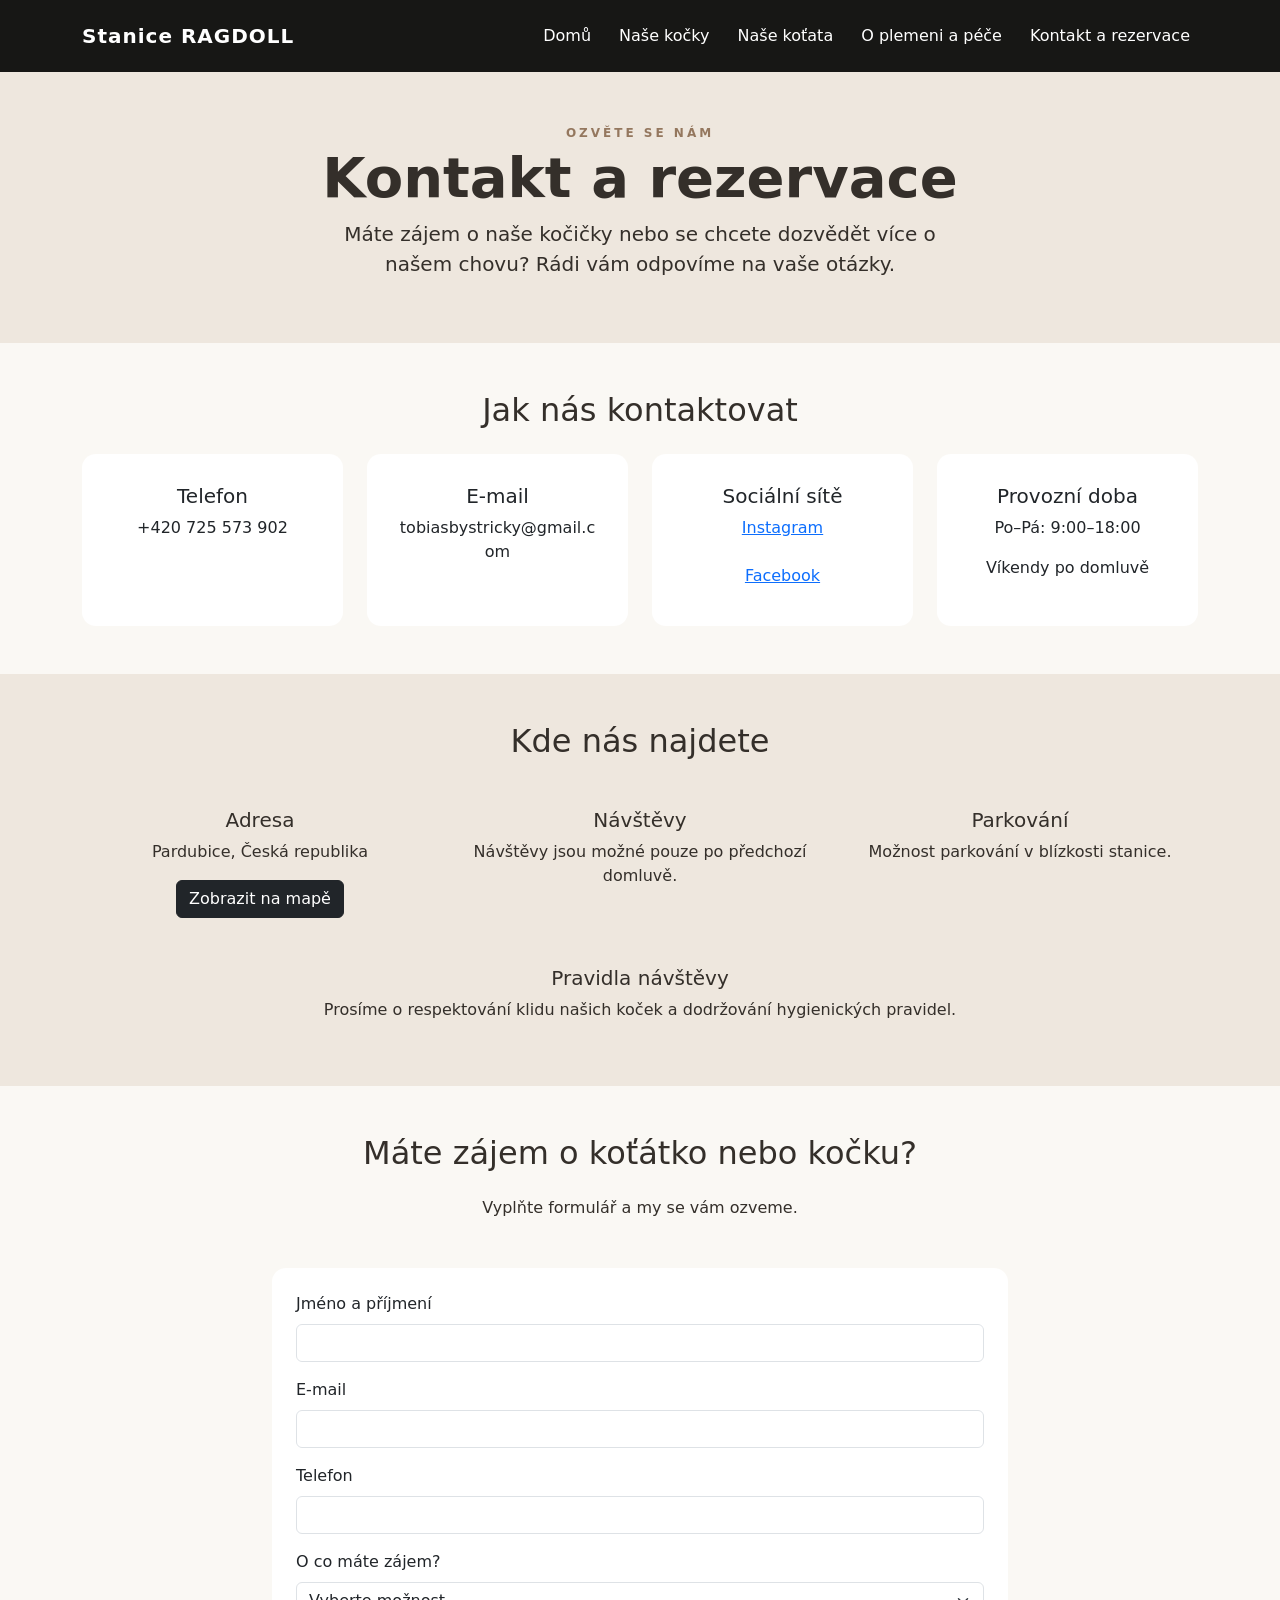
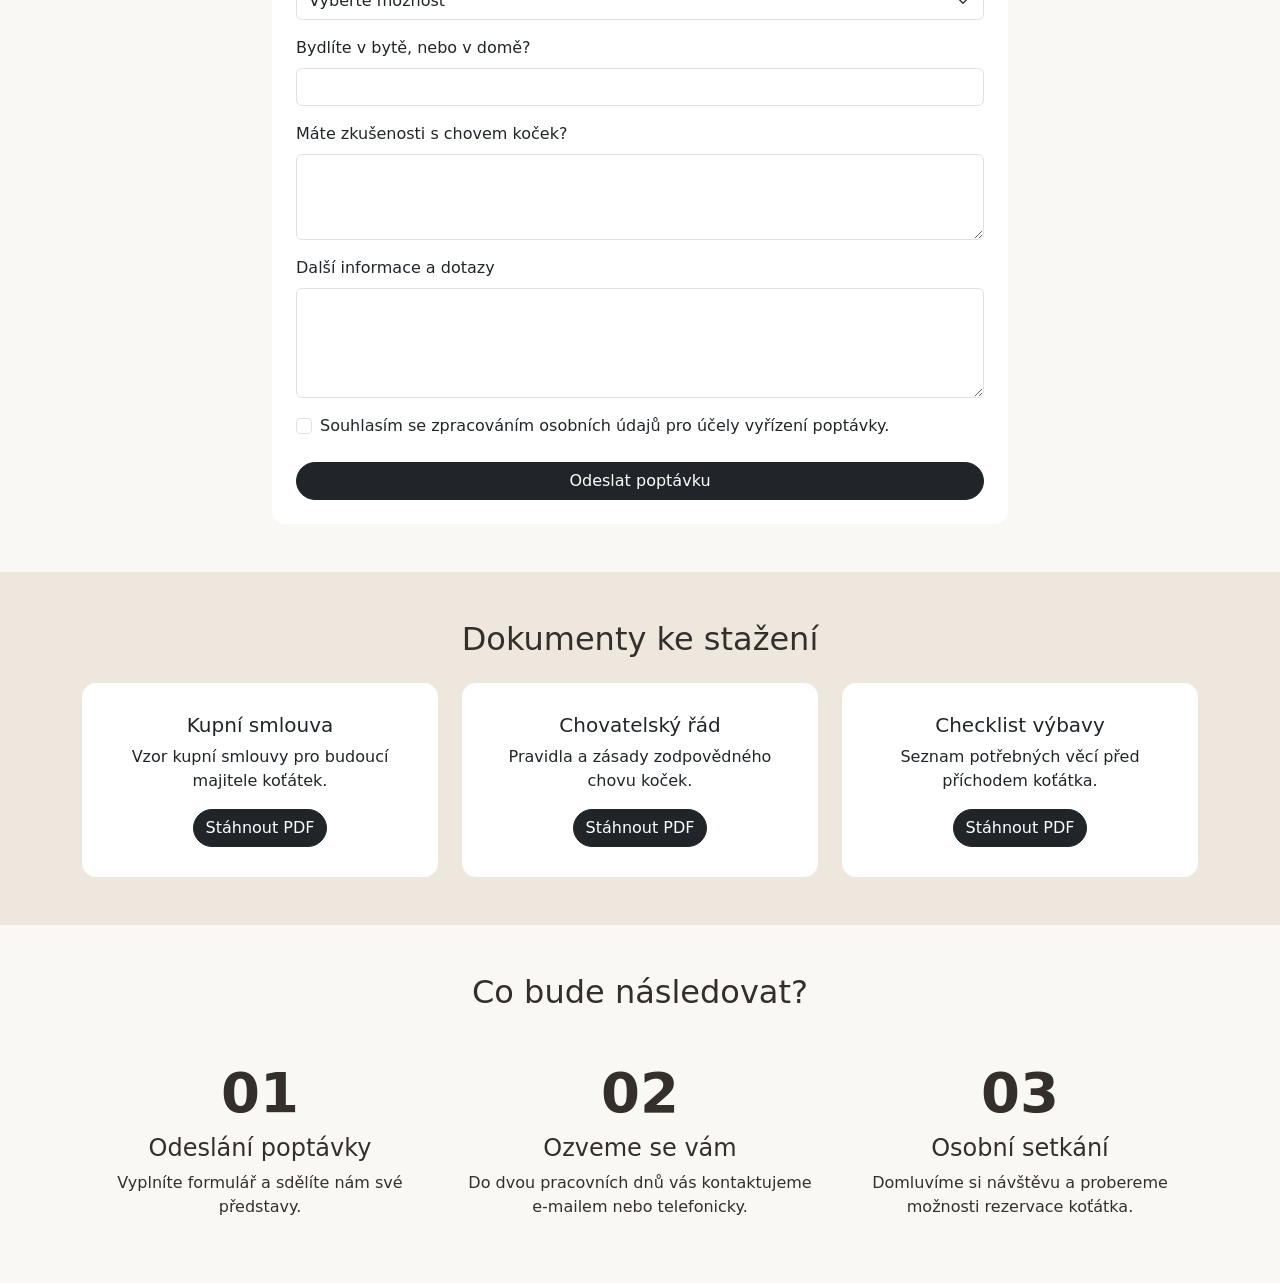
<file: kontakt.html>
<!DOCTYPE html>
<html lang="cs">

<head>
    <meta charset="UTF-8">
    <meta name="viewport" content="width=device-width, initial-scale=1.0">
    <title>Kontakt a rezervace | Stanice RAGDOLL</title>
    <link href="https://cdn.jsdelivr.net/npm/bootstrap@5.3.3/dist/css/bootstrap.min.css" rel="stylesheet">
    <link rel="stylesheet" href="style.css">
</head>

<body>

    <nav class="navbar navbar-expand-lg navbar-dark py-3">
        <div class="container">
            <a class="navbar-brand" href="#uvod">Stanice RAGDOLL</a>
            <button class="navbar-toggler" type="button" data-bs-toggle="collapse" data-bs-target="#menu">
                <span class="navbar-toggler-icon"></span>
            </button>

            <div class="collapse navbar-collapse" id="menu">
                <ul class="navbar-nav ms-auto">
                    <li class="nav-item">
                        <a class="nav-link" href="index.html">Domů</a>
                    </li>
                    <li class="nav-item">
                        <a class="nav-link" href="kocky.html">Naše kočky</a>
                    </li>
                    <li class="nav-item">
                        <a class="nav-link" href="kotata.html">Naše koťata</a>
                    </li>
                    <li class="nav-item">
                        <a class="nav-link" href="pece.html">O plemeni a péče</a>
                    </li>
                    <li class="nav-item">
                        <a class="nav-link" href="kontakt.html">Kontakt a rezervace</a>
                    </li>
                </ul>
            </div>
        </div>
    </nav>
    <main>
    <section class="uvod py-5" id="uvod">
        <div class="container text-center">
            <span class="popisek">OZVĚTE SE NÁM</span>

            <h1 class="display-4 fw-bold">Kontakt a rezervace</h1>

            <p class="lead">
                Máte zájem o naše kočičky nebo se chcete
                dozvědět více o našem chovu?
                Rádi vám odpovíme na vaše otázky.
            </p>
        </div>
    </section>
    <section class="container py-5" id="kontakty">
    <h2 class="text-center mb-4">Jak nás kontaktovat</h2>

    <div class="row g-4">
        <div class="col-12 col-md-6 col-lg-3">
            <div class="card kocka h-100 text-center">
                <div class="card-body">
                    <h3 class="h5">Telefon</h3>
                    <p>+420 725 573 902</p>
                </div>
            </div>
        </div>

        <div class="col-12 col-md-6 col-lg-3">
            <div class="card kocka h-100 text-center">
                <div class="card-body">
                    <h3 class="h5">E-mail</h3>
                    <p>tobiasbystricky@gmail.com</p>
                </div>
            </div>
        </div>

        <div class="col-12 col-md-6 col-lg-3">
            <div class="card kocka h-100 text-center">
                <div class="card-body">
                    <h3 class="h5">Sociální sítě</h3>
                    <a href="https://www.instagram.com/_tobi_official_01/" target="_blank">Instagram</a><br>
                    <br>
                    <a href="https://www.facebook.com/me/" target="_blank">Facebook</a>
                </div>
            </div>
        </div>

        <div class="col-12 col-md-6 col-lg-3">
            <div class="card kocka h-100 text-center">
                <div class="card-body">
                    <h3 class="h5">Provozní doba</h3>
                    <p>Po–Pá: 9:00–18:00</p>
                    <p>Víkendy po domluvě</p>
                </div>
            </div>
        </div>
    </div>
</section>
<section class="uvod py-5" id="adresa">
    <div class="container text-center">
        <h2 class="mb-5">Kde nás najdete</h2>

        <div class="row g-4">
            <div class="col-12 col-md-4">
                <h3 class="h5">Adresa</h3>
                <p>Pardubice, Česká republika</p>
                <a href="https://www.google.com/maps?q=Pardubice" target="_blank" rel="noopener noreferrer" class="btn btn-dark">
                    Zobrazit na mapě
                </a>
            </div>

            <div class="col-12 col-md-4">
                <h3 class="h5">Návštěvy</h3>
                <p>Návštěvy jsou možné pouze po předchozí domluvě.</p>
            </div>

            <div class="col-12 col-md-4">
                <h3 class="h5">Parkování</h3>
                <p>Možnost parkování v blízkosti stanice.</p>
            </div>
        </div>

        <h3 class="h5 mt-5">Pravidla návštěvy</h3>
        <p>Prosíme o respektování klidu našich koček a dodržování hygienických pravidel.</p>
    </div>
</section>
<section class="container py-5" id="rezervace">
    <h2 class="text-center mb-4">Máte zájem o koťátko nebo kočku?</h2>
    <p class="text-center mb-5">
        Vyplňte formulář a my se vám ozveme.
    </p>

    <div class="row justify-content-center">
        <div class="col-12 col-lg-8">
            <form class="card kocka p-4">
                <div class="mb-3">
                    <label for="jmeno" class="form-label">Jméno a příjmení</label>
                    <input type="text" class="form-control" id="jmeno" required>
                </div>

                <div class="mb-3">
                    <label for="email" class="form-label">E-mail</label>
                    <input type="email" class="form-control" id="email" required>
                </div>

                <div class="mb-3">
                    <label for="telefon" class="form-label">Telefon</label>
                    <input type="tel" class="form-control" id="telefon">
                </div>

                <div class="mb-3">
                    <label for="zajem" class="form-label">O co máte zájem?</label>
                    <select class="form-select" id="zajem" required>
                        <option value="">Vyberte možnost</option>
                        <option>Dostupné koťátko</option>
                        <option>Plánovaný vrh</option>
                        <option>Další informace</option>
                    </select>
                </div>

                <div class="mb-3">
                    <label for="bydleni" class="form-label">Bydlíte v bytě, nebo v domě?</label>
                    <input type="text" class="form-control" id="bydleni">
                </div>

                <div class="mb-3">
                    <label for="zkusenosti" class="form-label">Máte zkušenosti s chovem koček?</label>
                    <textarea class="form-control" id="zkusenosti" rows="3"></textarea>
                </div>

                <div class="mb-3">
                    <label for="zprava" class="form-label">Další informace a dotazy</label>
                    <textarea class="form-control" id="zprava" rows="4"></textarea>
                </div>

                <div class="form-check mb-4">
                    <input type="checkbox" class="form-check-input" id="gdpr" required>
                    <label class="form-check-label" for="gdpr">
                        Souhlasím se zpracováním osobních údajů pro účely vyřízení poptávky.
                    </label>
                </div>

                <button type="submit" class="btn btn-dark w-100">
                    Odeslat poptávku
                </button>
            </form>
        </div>
    </div>
</section>
<section class="uvod py-5" id="dokumenty">
    <div class="container">
        <h2 class="text-center mb-4">Dokumenty ke stažení</h2>

        <div class="row g-4">
            <div class="col-12 col-md-4">
                <div class="card kocka h-100 text-center">
                    <div class="card-body">
                        <h3 class="h5">Kupní smlouva</h3>
                        <p>Vzor kupní smlouvy pro budoucí majitele koťátek.</p>
                        <a href="kupni-smlouva.pdf" class="btn btn-dark" download>
                            Stáhnout PDF
                        </a>
                    </div>
                </div>
            </div>

            <div class="col-12 col-md-4">
                <div class="card kocka h-100 text-center">
                    <div class="card-body">
                        <h3 class="h5">Chovatelský řád</h3>
                        <p>Pravidla a zásady zodpovědného chovu koček.</p>
                        <a href="chovatelsky-rad.pdf" class="btn btn-dark" download>
                            Stáhnout PDF
                        </a>
                    </div>
                </div>
            </div>

            <div class="col-12 col-md-4">
                <div class="card kocka h-100 text-center">
                    <div class="card-body">
                        <h3 class="h5">Checklist výbavy</h3>
                        <p>Seznam potřebných věcí před příchodem koťátka.</p>
                        <a href="checklist.pdf" class="btn btn-dark" download>
                            Stáhnout PDF
                        </a>
                    </div>
                </div>
            </div>
        </div>
    </div>
</section>
<section class="container py-5" id="postup">
    <h2 class="text-center mb-5">Co bude následovat?</h2>

    <div class="row g-4 text-center">
        <div class="col-12 col-md-4">
            <h3 class="display-4 fw-bold">01</h3>
            <h4>Odeslání poptávky</h4>
            <p>Vyplníte formulář a sdělíte nám své představy.</p>
        </div>

        <div class="col-12 col-md-4">
            <h3 class="display-4 fw-bold">02</h3>
            <h4>Ozveme se vám</h4>
            <p>Do dvou pracovních dnů vás kontaktujeme e-mailem nebo telefonicky.</p>
        </div>

        <div class="col-12 col-md-4">
            <h3 class="display-4 fw-bold">03</h3>
            <h4>Osobní setkání</h4>
            <p>Domluvíme si návštěvu a probereme možnosti rezervace koťátka.</p>
        </div>
    </div>
</section>
</main>
    <script src="https://cdn.jsdelivr.net/npm/bootstrap@5.3.3/dist/js/bootstrap.bundle.min.js"></script>
</body>

</html>
</file>
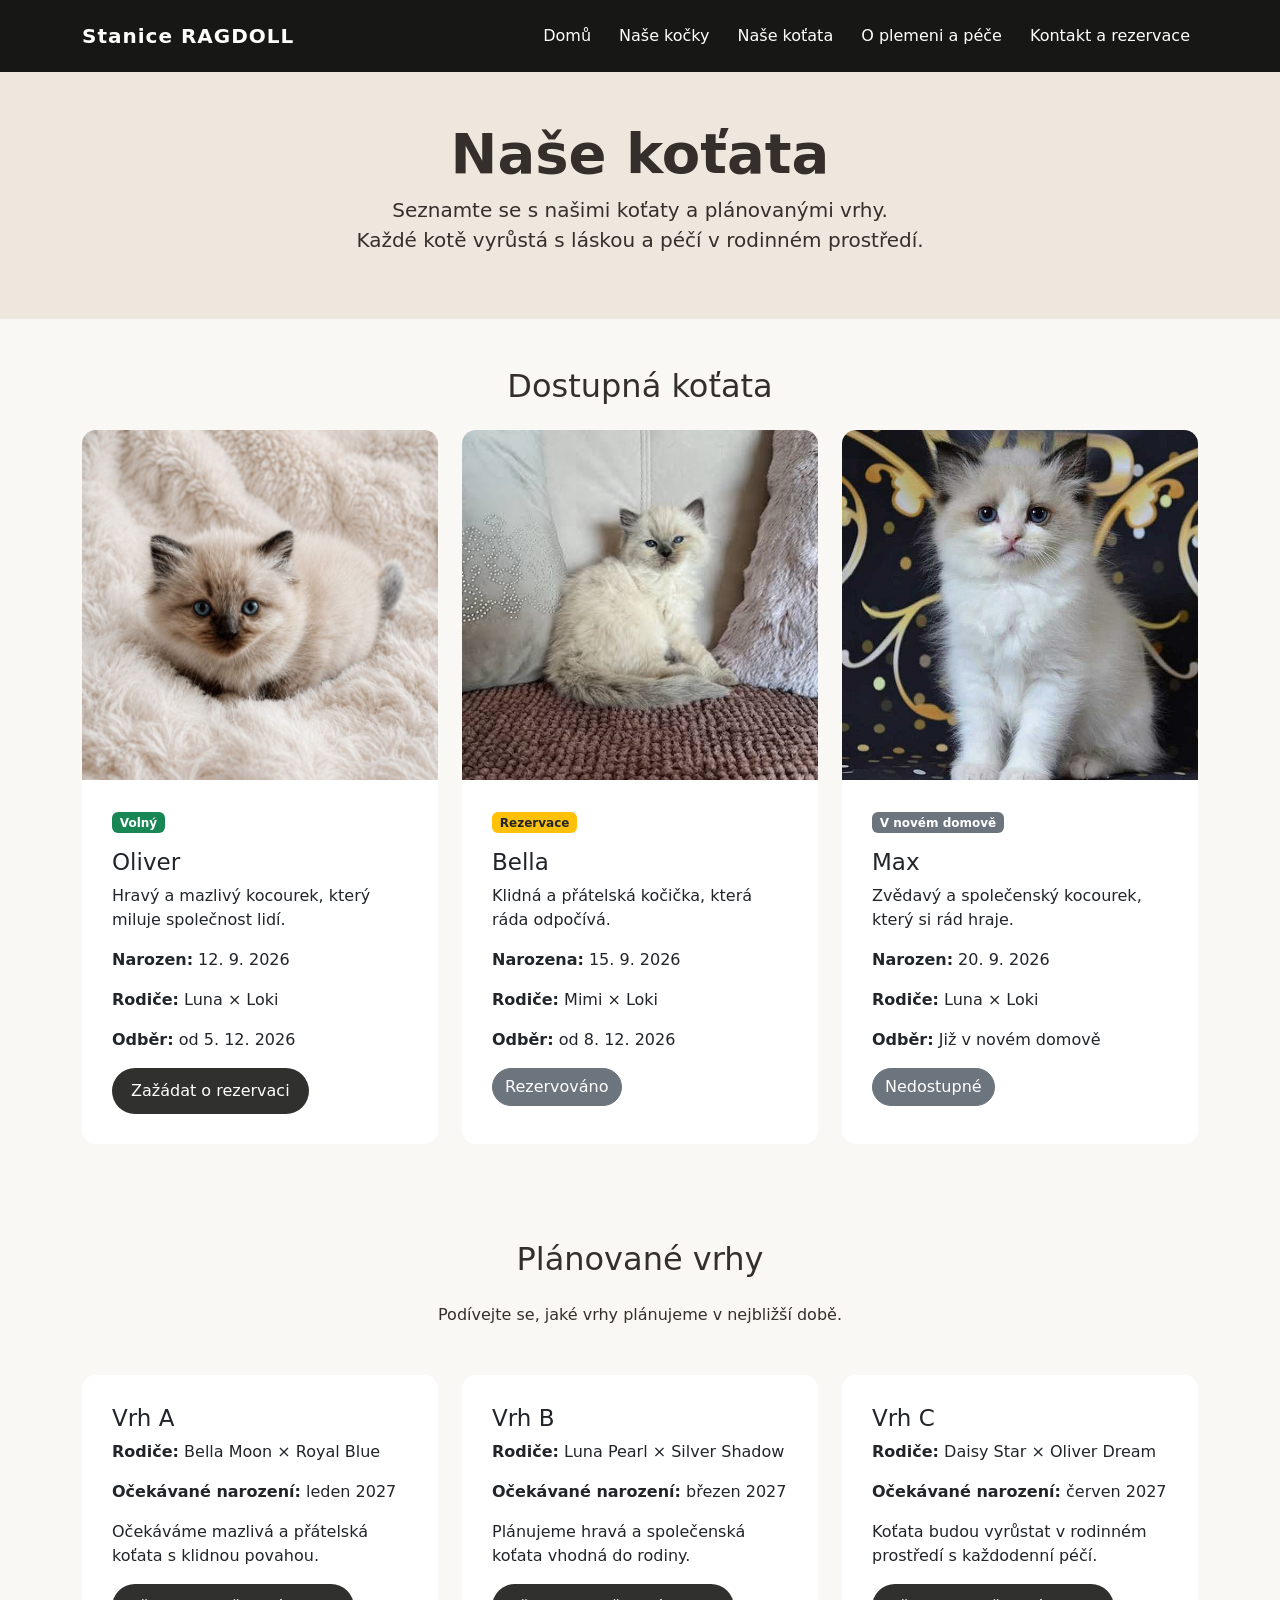
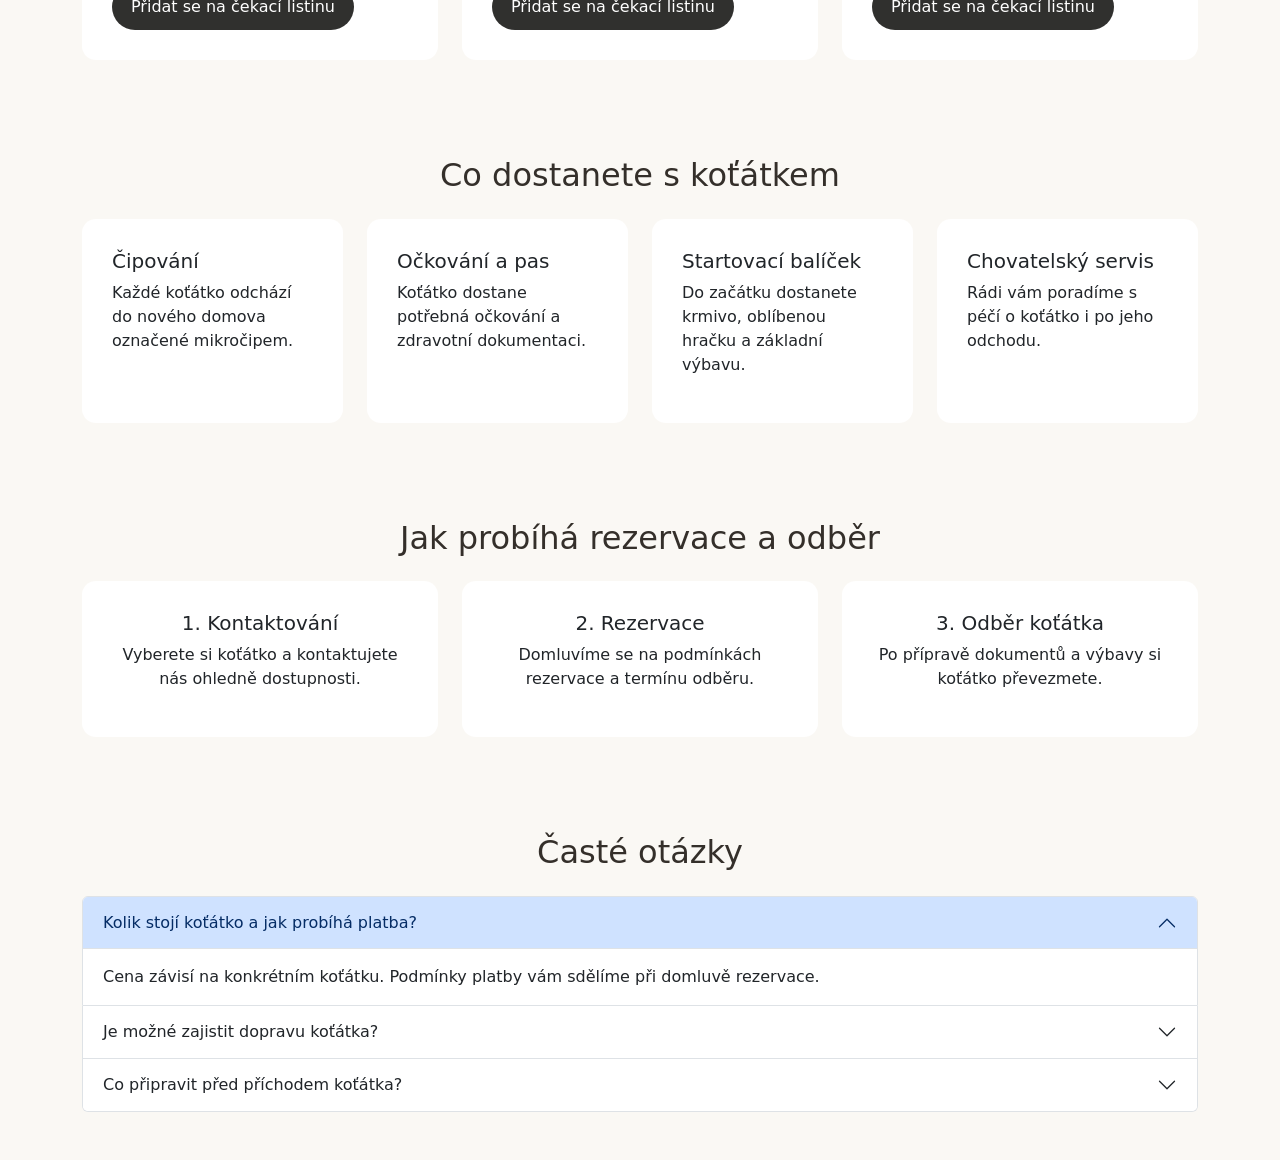
<file: kotata.html>
<!DOCTYPE html>
<html lang="cs">
<head>
    <meta charset="UTF-8">
    <meta name="viewport" content="width=device-width, initial-scale=1.0">
    <title>Koťata | Stanice RAGDOLL</title>
    <link href="https://cdn.jsdelivr.net/npm/bootstrap@5.3.3/dist/css/bootstrap.min.css" rel="stylesheet">
    <link rel="stylesheet" href="style.css">
</head>
<body>

<nav class="navbar navbar-expand-lg navbar-dark py-3">
    <div class="container">

        <a class="navbar-brand" href="index.html">
            Stanice RAGDOLL
        </a>

        <button class="navbar-toggler" type="button"
            data-bs-toggle="collapse" data-bs-target="#menu">
            <span class="navbar-toggler-icon"></span>
        </button>

        <div class="collapse navbar-collapse" id="menu">
            <ul class="navbar-nav ms-auto">

                <li class="nav-item">
                    <a class="nav-link" href="index.html">Domů</a>
                </li>

                <li class="nav-item">
                    <a class="nav-link" href="kocky.html">Naše kočky</a>
                </li>

                <li class="nav-item">
                    <a class="nav-link" href="kotata.html">Naše koťata</a>
                </li>

                <li class="nav-item">
                    <a class="nav-link" href="pece.html">O plemeni a péče</a>
                </li>

                <li class="nav-item">
                    <a class="nav-link" href="kontakt.html">Kontakt a rezervace</a>
                </li>

            </ul>
        </div>
    </div>
</nav>

<main>
    <section class="uvod py-5">
        <div class="container text-center">
            <h1 class="display-4 fw-bold">Naše koťata</h1>
           <p class="lead">Seznamte se s našimi koťaty a plánovanými vrhy.<br>
             Každé kotě vyrůstá s láskou a péčí v rodinném prostředí.</p>
        </div>
    </section>
    <section class="container py-5" id="dostupna-kotata">
    <h2 class="text-center mb-4">Dostupná koťata</h2>
<div class="row g-4">
   <div class="col-12 col-md-4">
    <div class="card kocka h-100">
        <img src="oliver.jpg" class="card-img-top" alt="Oliver">
        <div class="card-body">
            <span class="badge bg-success mb-3">Volný</span>
            <h3 class="card-title">Oliver</h3>
            <p>Hravý a mazlivý kocourek, který miluje společnost lidí.</p>
            <p><strong>Narozen:</strong> 12. 9. 2026</p>
            <p><strong>Rodiče:</strong> Luna × Loki</p>
            <p><strong>Odběr:</strong> od 5. 12. 2026</p>
            <a href="kontakt.html" class="btn btn-rodokmen">Zažádat o rezervaci</a>
        </div>
    </div>
</div>

<div class="col-12 col-md-4">
    <div class="card kocka h-100">
        <img src="bella.jpg" class="card-img-top" alt="Bella">
        <div class="card-body">
            <span class="badge bg-warning text-dark mb-3">Rezervace</span>
            <h3 class="card-title">Bella</h3>
            <p>Klidná a přátelská kočička, která ráda odpočívá.</p>
            <p><strong>Narozena:</strong> 15. 9. 2026</p>
            <p><strong>Rodiče:</strong> Mimi × Loki</p>
            <p><strong>Odběr:</strong> od 8. 12. 2026</p>
            <a href="kontakt.html" class="btn btn-secondary" disabled>Rezervováno</a>
        </div>
    </div>
</div>

<div class="col-12 col-md-4">
    <div class="card kocka h-100">
        <img src="max.jpg" class="card-img-top" alt="Max">
        <div class="card-body">
            <span class="badge bg-secondary mb-3">V novém domově</span>
            <h3 class="card-title">Max</h3>
            <p>Zvědavý a společenský kocourek, který si rád hraje.</p>
            <p><strong>Narozen:</strong> 20. 9. 2026</p>
            <p><strong>Rodiče:</strong> Luna × Loki</p>
            <p><strong>Odběr:</strong> Již v novém domově</p>
            <a href="kontakt.html" class="btn btn-secondary" disabled>Nedostupné</a>
        </div>
    </div>
</div>
</section>
<section class="container py-5" id="planovane-vrhy">
    <h2 class="text-center mb-4">Plánované vrhy</h2>
    <p class="text-center mb-5">Podívejte se, jaké vrhy plánujeme v nejbližší době.</p>

    <div class="row g-4">
<div class="col-12 col-md-4">
    <div class="card kocka h-100">
        <div class="card-body">
            <h3 class="card-title">Vrh A</h3>
            <p><strong>Rodiče:</strong> Bella Moon × Royal Blue</p>
            <p><strong>Očekávané narození:</strong> leden 2027</p>
            <p>Očekáváme mazlivá a přátelská koťata s klidnou povahou.</p>
            <a href="kontakt.html" class="btn btn-rodokmen">Přidat se na čekací listinu</a>
        </div>
    </div>
</div>
<div class="col-12 col-md-4">
    <div class="card kocka h-100">
        <div class="card-body">
            <h3 class="card-title">Vrh B</h3>
            <p><strong>Rodiče:</strong> Luna Pearl × Silver Shadow</p>
            <p><strong>Očekávané narození:</strong> březen 2027</p>
            <p>Plánujeme hravá a společenská koťata vhodná do rodiny.</p>
            <a href="kontakt.html" class="btn btn-rodokmen">Přidat se na čekací listinu</a>
        </div>
    </div>
</div>

<div class="col-12 col-md-4">
    <div class="card kocka h-100">
        <div class="card-body">
            <h3 class="card-title">Vrh C</h3>
            <p><strong>Rodiče:</strong> Daisy Star × Oliver Dream</p>
            <p><strong>Očekávané narození:</strong> červen 2027</p>
            <p>Koťata budou vyrůstat v rodinném prostředí s každodenní péčí.</p>
            <a href="kontakt.html" class="btn btn-rodokmen">Přidat se na čekací listinu</a>
        </div>
    </div>
</div>
    </div>
</section>
<section class="container py-5" id="vybava">
    <h2 class="text-center mb-4">Co dostanete s koťátkem</h2>

    <div class="row g-4">
        <div class="col-12 col-md-6 col-lg-3">
            <div class="card kocka h-100">
                <div class="card-body">
                    <h3 class="h5">Čipování</h3>
                    <p>Každé koťátko odchází do nového domova označené mikročipem.</p>
                </div>
            </div>
        </div>

        <div class="col-12 col-md-6 col-lg-3">
            <div class="card kocka h-100">
                <div class="card-body">
                    <h3 class="h5">Očkování a pas</h3>
                    <p>Koťátko dostane potřebná očkování a zdravotní dokumentaci.</p>
                </div>
            </div>
        </div>

        <div class="col-12 col-md-6 col-lg-3">
            <div class="card kocka h-100">
                <div class="card-body">
                    <h3 class="h5">Startovací balíček</h3>
                    <p>Do začátku dostanete krmivo, oblíbenou hračku a základní výbavu.</p>
                </div>
            </div>
        </div>

        <div class="col-12 col-md-6 col-lg-3">
            <div class="card kocka h-100">
                <div class="card-body">
                    <h3 class="h5">Chovatelský servis</h3>
                    <p>Rádi vám poradíme s péčí o koťátko i po jeho odchodu.</p>
                </div>
            </div>
        </div>
    </div>
</section>
<section class="container py-5" id="rezervace">
    <h2 class="text-center mb-4">Jak probíhá rezervace a odběr</h2>

    <div class="row g-4 text-center">
        <div class="col-12 col-md-4">
            <div class="card kocka h-100">
                <div class="card-body">
                    <h3 class="h5">1. Kontaktování</h3>
                    <p>Vyberete si koťátko a kontaktujete nás ohledně dostupnosti.</p>
                </div>
            </div>
        </div>

        <div class="col-12 col-md-4">
            <div class="card kocka h-100">
                <div class="card-body">
                    <h3 class="h5">2. Rezervace</h3>
                    <p>Domluvíme se na podmínkách rezervace a termínu odběru.</p>
                </div>
            </div>
        </div>

        <div class="col-12 col-md-4">
            <div class="card kocka h-100">
                <div class="card-body">
                    <h3 class="h5">3. Odběr koťátka</h3>
                    <p>Po přípravě dokumentů a výbavy si koťátko převezmete.</p>
                </div>
            </div>
        </div>
    </div>
</section>
<section class="container py-5" id="faq">
    <h2 class="text-center mb-4">Časté otázky</h2>

    <div class="accordion" id="faqAccordion">
        <div class="accordion-item">
            <h3 class="accordion-header">
                <button class="accordion-button" type="button"
                    data-bs-toggle="collapse" data-bs-target="#faq1">
                    Kolik stojí koťátko a jak probíhá platba?
                </button>
            </h3>
            <div id="faq1" class="accordion-collapse collapse show"
                data-bs-parent="#faqAccordion">
                <div class="accordion-body">
                    Cena závisí na konkrétním koťátku. Podmínky platby
                    vám sdělíme při domluvě rezervace.
                </div>
            </div>
        </div>

        <div class="accordion-item">
            <h3 class="accordion-header">
                <button class="accordion-button collapsed" type="button"
                    data-bs-toggle="collapse" data-bs-target="#faq2">
                    Je možné zajistit dopravu koťátka?
                </button>
            </h3>
            <div id="faq2" class="accordion-collapse collapse"
                data-bs-parent="#faqAccordion">
                <div class="accordion-body">
                    Možnosti dopravy řešíme individuálně podle místa bydliště.
                </div>
            </div>
        </div>

        <div class="accordion-item">
            <h3 class="accordion-header">
                <button class="accordion-button collapsed" type="button"
                    data-bs-toggle="collapse" data-bs-target="#faq3">
                    Co připravit před příchodem koťátka?
                </button>
            </h3>
            <div id="faq3" class="accordion-collapse collapse"
                data-bs-parent="#faqAccordion">
                <div class="accordion-body">
                    Připravte pelíšek, toaletu, misky, škrabadlo,
                    hračky a vhodné krmivo.
                </div>
            </div>
        </div>
    </div>
</section>
</main>

    <script src="https://cdn.jsdelivr.net/npm/bootstrap@5.3.3/dist/js/bootstrap.bundle.min.js"></script>
</body>
</html>
</file>
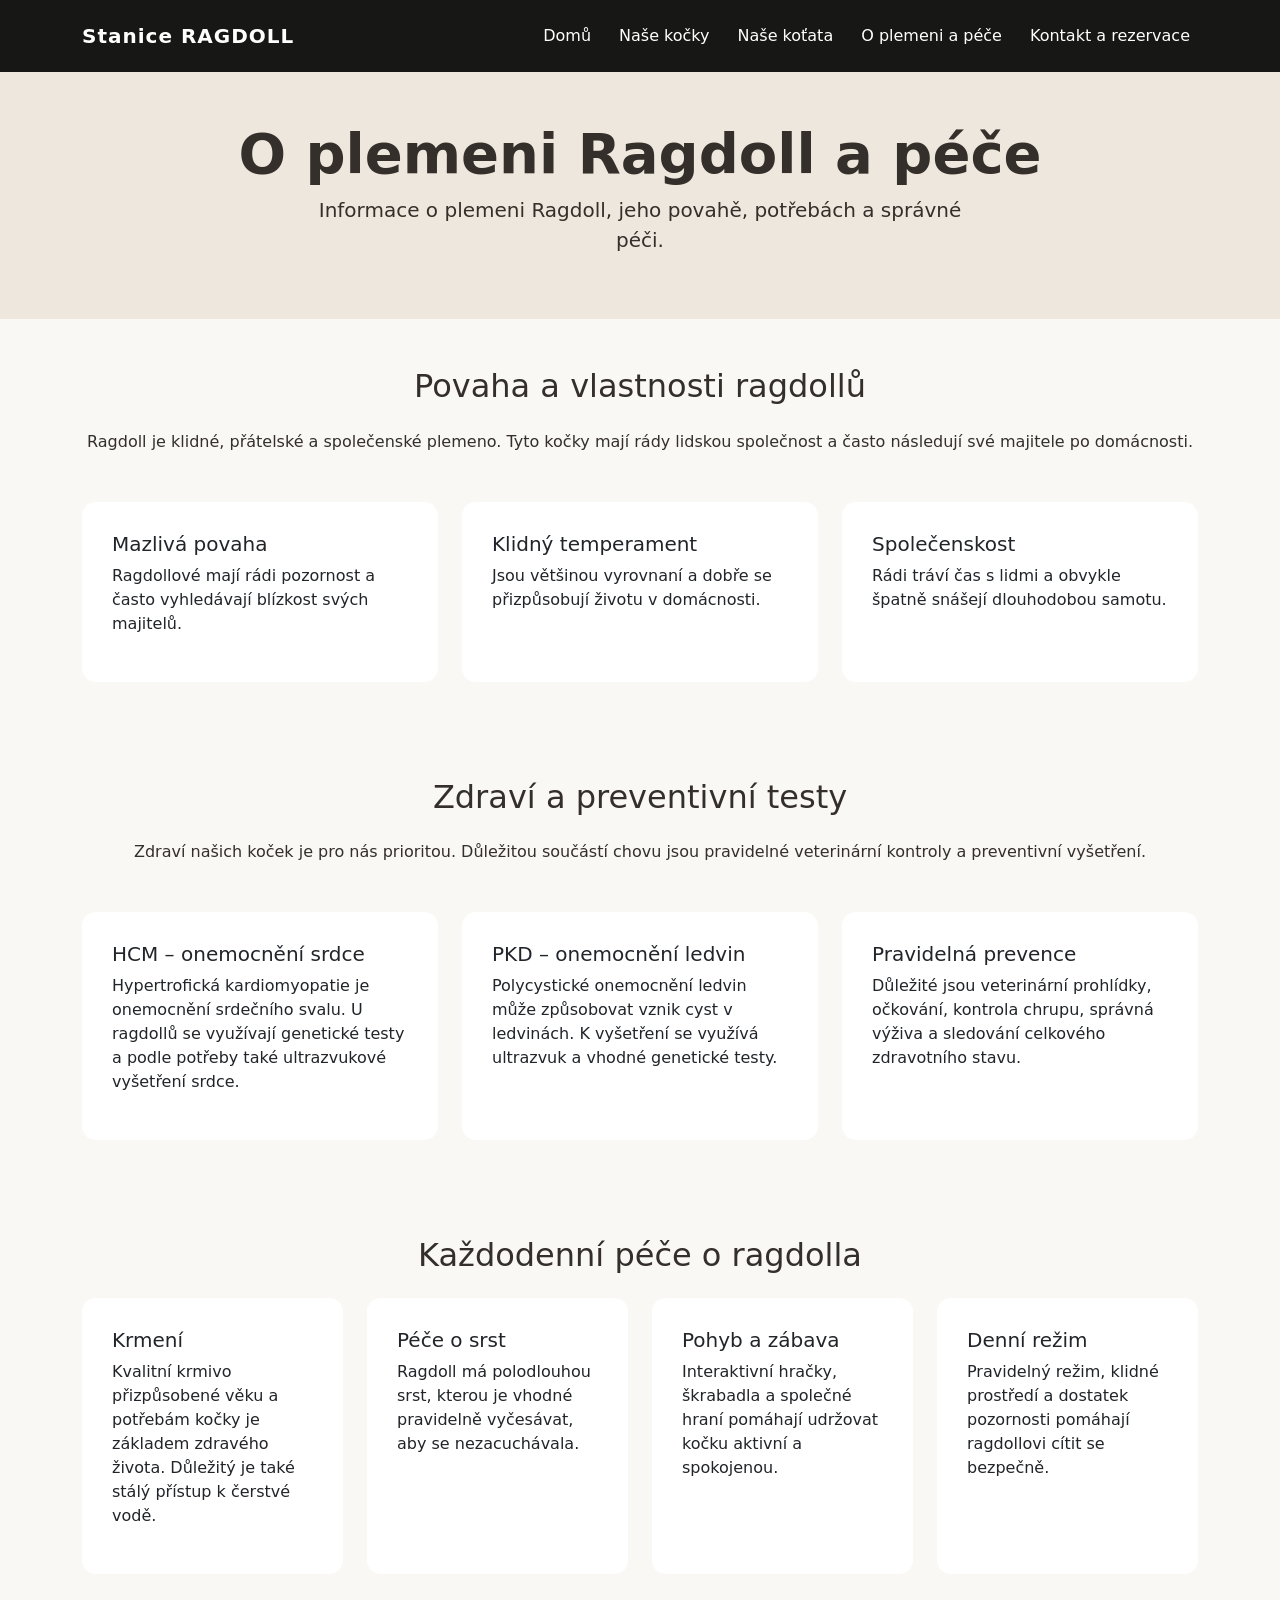
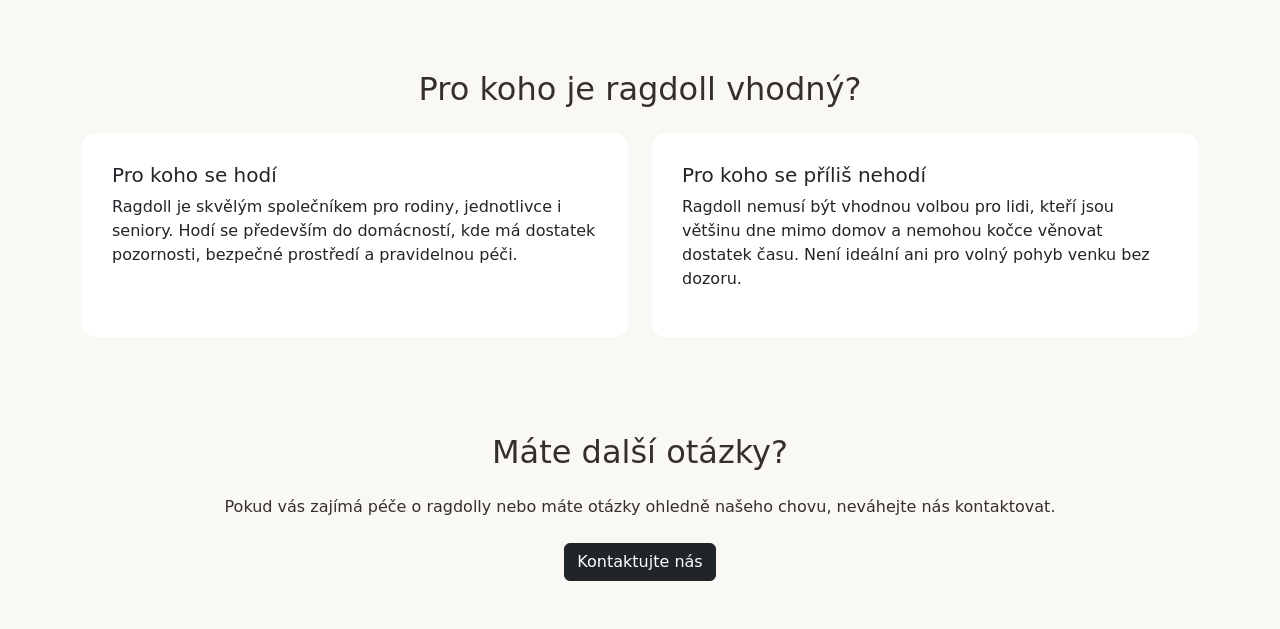
<file: pece.html>
<!DOCTYPE html>
<html lang="cs">
<head>
    <meta charset="UTF-8">
    <meta name="viewport" content="width=device-width, initial-scale=1.0">
    <title>O plemeni a péče | Stanice RAGDOLL</title>
    <link href="https://cdn.jsdelivr.net/npm/bootstrap@5.3.3/dist/css/bootstrap.min.css" rel="stylesheet">
    <link rel="stylesheet" href="style.css">
</head>
<body>

<nav class="navbar navbar-expand-lg navbar-dark py-3">
    <div class="container">

        <a class="navbar-brand" href="index.html">
            Stanice RAGDOLL
        </a>

        <button class="navbar-toggler" type="button"
            data-bs-toggle="collapse" data-bs-target="#menu">
            <span class="navbar-toggler-icon"></span>
        </button>

        <div class="collapse navbar-collapse" id="menu">
            <ul class="navbar-nav ms-auto">

                <li class="nav-item">
                    <a class="nav-link" href="index.html">Domů</a>
                </li>

                <li class="nav-item">
                    <a class="nav-link" href="kocky.html">Naše kočky</a>
                </li>

                <li class="nav-item">
                    <a class="nav-link" href="kotata.html">Naše koťata</a>
                </li>

                <li class="nav-item">
                    <a class="nav-link" href="pece.html">O plemeni a péče</a>
                </li>

                <li class="nav-item">
                    <a class="nav-link" href="kontakt.html">Kontakt a rezervace</a>
                </li>

            </ul>
        </div>
    </div>
</nav>

<main>
  <section class="uvod py-5">
    <div class="container text-center">
        <h1 class="display-4 fw-bold">O plemeni Ragdoll a péče</h1>
        <p class="lead">Informace o plemeni Ragdoll, jeho povahě, potřebách a správné péči.</p>
    </div>
</section>
<section class="container py-5" id="povaha">
    <h2 class="text-center mb-4">Povaha a vlastnosti ragdollů</h2>

    <p class="text-center mb-5">
        Ragdoll je klidné, přátelské a společenské plemeno.
        Tyto kočky mají rády lidskou společnost a často
        následují své majitele po domácnosti.
    </p>

    <div class="row g-4">
        <div class="col-12 col-md-4">
            <div class="card kocka h-100">
                <div class="card-body">
                    <h3 class="h5">Mazlivá povaha</h3>
                    <p>Ragdollové mají rádi pozornost a často vyhledávají blízkost svých majitelů.</p>
                </div>
            </div>
        </div>

        <div class="col-12 col-md-4">
            <div class="card kocka h-100">
                <div class="card-body">
                    <h3 class="h5">Klidný temperament</h3>
                    <p>Jsou většinou vyrovnaní a dobře se přizpůsobují životu v domácnosti.</p>
                </div>
            </div>
        </div>

        <div class="col-12 col-md-4">
            <div class="card kocka h-100">
                <div class="card-body">
                    <h3 class="h5">Společenskost</h3>
                    <p>Rádi tráví čas s lidmi a obvykle špatně snášejí dlouhodobou samotu.</p>
                </div>
            </div>
        </div>
    </div>
</section>
<section class="container py-5" id="zdravi">
    <h2 class="text-center mb-4">Zdraví a preventivní testy</h2>

    <p class="text-center mb-5">
        Zdraví našich koček je pro nás prioritou.
        Důležitou součástí chovu jsou pravidelné veterinární
        kontroly a preventivní vyšetření.
    </p>

    <div class="row g-4">
        <div class="col-12 col-md-4">
            <div class="card kocka h-100">
                <div class="card-body">
                    <h3 class="h5">HCM – onemocnění srdce</h3>
                    <p>
                        Hypertrofická kardiomyopatie je onemocnění
                        srdečního svalu. U ragdollů se využívají
                        genetické testy a podle potřeby také
                        ultrazvukové vyšetření srdce.
                    </p>
                </div>
            </div>
        </div>

        <div class="col-12 col-md-4">
            <div class="card kocka h-100">
                <div class="card-body">
                    <h3 class="h5">PKD – onemocnění ledvin</h3>
                    <p>
                        Polycystické onemocnění ledvin může
                        způsobovat vznik cyst v ledvinách.
                        K vyšetření se využívá ultrazvuk
                        a vhodné genetické testy.
                    </p>
                </div>
            </div>
        </div>

        <div class="col-12 col-md-4">
            <div class="card kocka h-100">
                <div class="card-body">
                    <h3 class="h5">Pravidelná prevence</h3>
                    <p>
                        Důležité jsou veterinární prohlídky,
                        očkování, kontrola chrupu,
                        správná výživa a sledování
                        celkového zdravotního stavu.
                    </p>
                </div>
            </div>
        </div>
    </div>
</section>
<section class="container py-5" id="pece">
    <h2 class="text-center mb-4">Každodenní péče o ragdolla</h2>

    <div class="row g-4">
        <div class="col-12 col-md-6 col-lg-3">
            <div class="card kocka h-100">
                <div class="card-body">
                    <h3 class="h5">Krmení</h3>
                    <p>Kvalitní krmivo přizpůsobené věku a potřebám kočky je základem zdravého života. Důležitý je také stálý přístup k čerstvé vodě.</p>
                </div>
            </div>
        </div>

        <div class="col-12 col-md-6 col-lg-3">
            <div class="card kocka h-100">
                <div class="card-body">
                    <h3 class="h5">Péče o srst</h3>
                    <p>Ragdoll má polodlouhou srst, kterou je vhodné pravidelně vyčesávat, aby se nezacuchávala.</p>
                </div>
            </div>
        </div>

        <div class="col-12 col-md-6 col-lg-3">
            <div class="card kocka h-100">
                <div class="card-body">
                    <h3 class="h5">Pohyb a zábava</h3>
                    <p>Interaktivní hračky, škrabadla a společné hraní pomáhají udržovat kočku aktivní a spokojenou.</p>
                </div>
            </div>
        </div>

        <div class="col-12 col-md-6 col-lg-3">
            <div class="card kocka h-100">
                <div class="card-body">
                    <h3 class="h5">Denní režim</h3>
                    <p>Pravidelný režim, klidné prostředí a dostatek pozornosti pomáhají ragdollovi cítit se bezpečně.</p>
                </div>
            </div>
        </div>
    </div>
</section>
<section class="container py-5" id="vhodnost">
    <h2 class="text-center mb-4">Pro koho je ragdoll vhodný?</h2>

    <div class="row g-4">
        <div class="col-12 col-md-6">
            <div class="card kocka h-100">
                <div class="card-body">
                    <h3 class="h5">Pro koho se hodí</h3>
                    <p>
                        Ragdoll je skvělým společníkem pro rodiny,
                        jednotlivce i seniory. Hodí se především
                        do domácností, kde má dostatek pozornosti,
                        bezpečné prostředí a pravidelnou péči.
                    </p>
                </div>
            </div>
        </div>

        <div class="col-12 col-md-6">
            <div class="card kocka h-100">
                <div class="card-body">
                    <h3 class="h5">Pro koho se příliš nehodí</h3>
                    <p>
                        Ragdoll nemusí být vhodnou volbou pro lidi,
                        kteří jsou většinu dne mimo domov a nemohou
                        kočce věnovat dostatek času. Není ideální
                        ani pro volný pohyb venku bez dozoru.
                    </p>
                </div>
            </div>
        </div>
    </div>
</section>
<section class="container py-5" id="odkazy">
    <h2 class="text-center mb-4">Máte další otázky?</h2>

    <p class="text-center mb-4">
        Pokud vás zajímá péče o ragdolly nebo máte otázky
        ohledně našeho chovu, neváhejte nás kontaktovat.
    </p>

    <div class="text-center">
        <a href="kontakt.html" class="btn btn-dark">
            Kontaktujte nás
        </a>
    </div>
</section>
</main>

    <script src="https://cdn.jsdelivr.net/npm/bootstrap@5.3.3/dist/js/bootstrap.bundle.min.js"></script>
</body>
</html>
</file>
<file: style.css>
body {
    background-color: #faf8f4;
    color: #342f2a;
}

.navbar {
    background-color: #171715;
    padding-top: 18px;
    padding-bottom: 18px;
}

.navbar-brand {
    font-weight: 700;
    letter-spacing: 1px;
}

.navbar .nav-link {
    color: #ffffff;
    margin-left: 12px;
}

.navbar .nav-link:hover {
    color: #C9A879;
}

.navbar-brand {
    color: #ffffff;
}

.navbar .nav-link {
    color: #ffffff;
    margin-left: 12px;
}

.uvod {
    background-color: #eee7de;
}

.uvod p:not(.popisek) {
    max-width: 650px;
}

.uvod p {
    text-align: center;
    margin-left: auto;
    margin-right: auto;
}

.popisek {
    color: #94775e;
    font-size: 12px;
    letter-spacing: 3px;
    font-weight: 600;
}

.kocka {
    border: none;
    border-radius: 14px;
    overflow: hidden;
    background-color: #ffffff;
}

.kocka .card-img-top {
    width: 100%;
    height: 350px;
    object-fit: cover;
}

.kocka .card-body {
    padding: 30px;
}

.kocka .card-title {
    font-size: 23px;
}

.seznam {
    padding-left: 18px;
    font-size: 14px;
}

.kocka .btn {
    border-radius: 25px;
}

.galerie {
    background-color: #eee7de;
}

.galerie-foto {
    width: 100%;
    height: 220px;
    object-fit: cover;
    border-radius: 10px;
}

footer {
    background-color: #faf8f4;
}

@media (max-width: 576px) {
    .uvod h1 {
        font-size: 34px;
    }

    .kocka .card-body {
        padding: 18px;
    }
}


.btn-rodokmen {
    background-color: #30302e;
    color: white;
    padding: 10px 18px;
    border-radius: 8px;
}

.btn-rodokmen:hover {
    background-color: #B89B5E;
    color: white;
}
</file>
